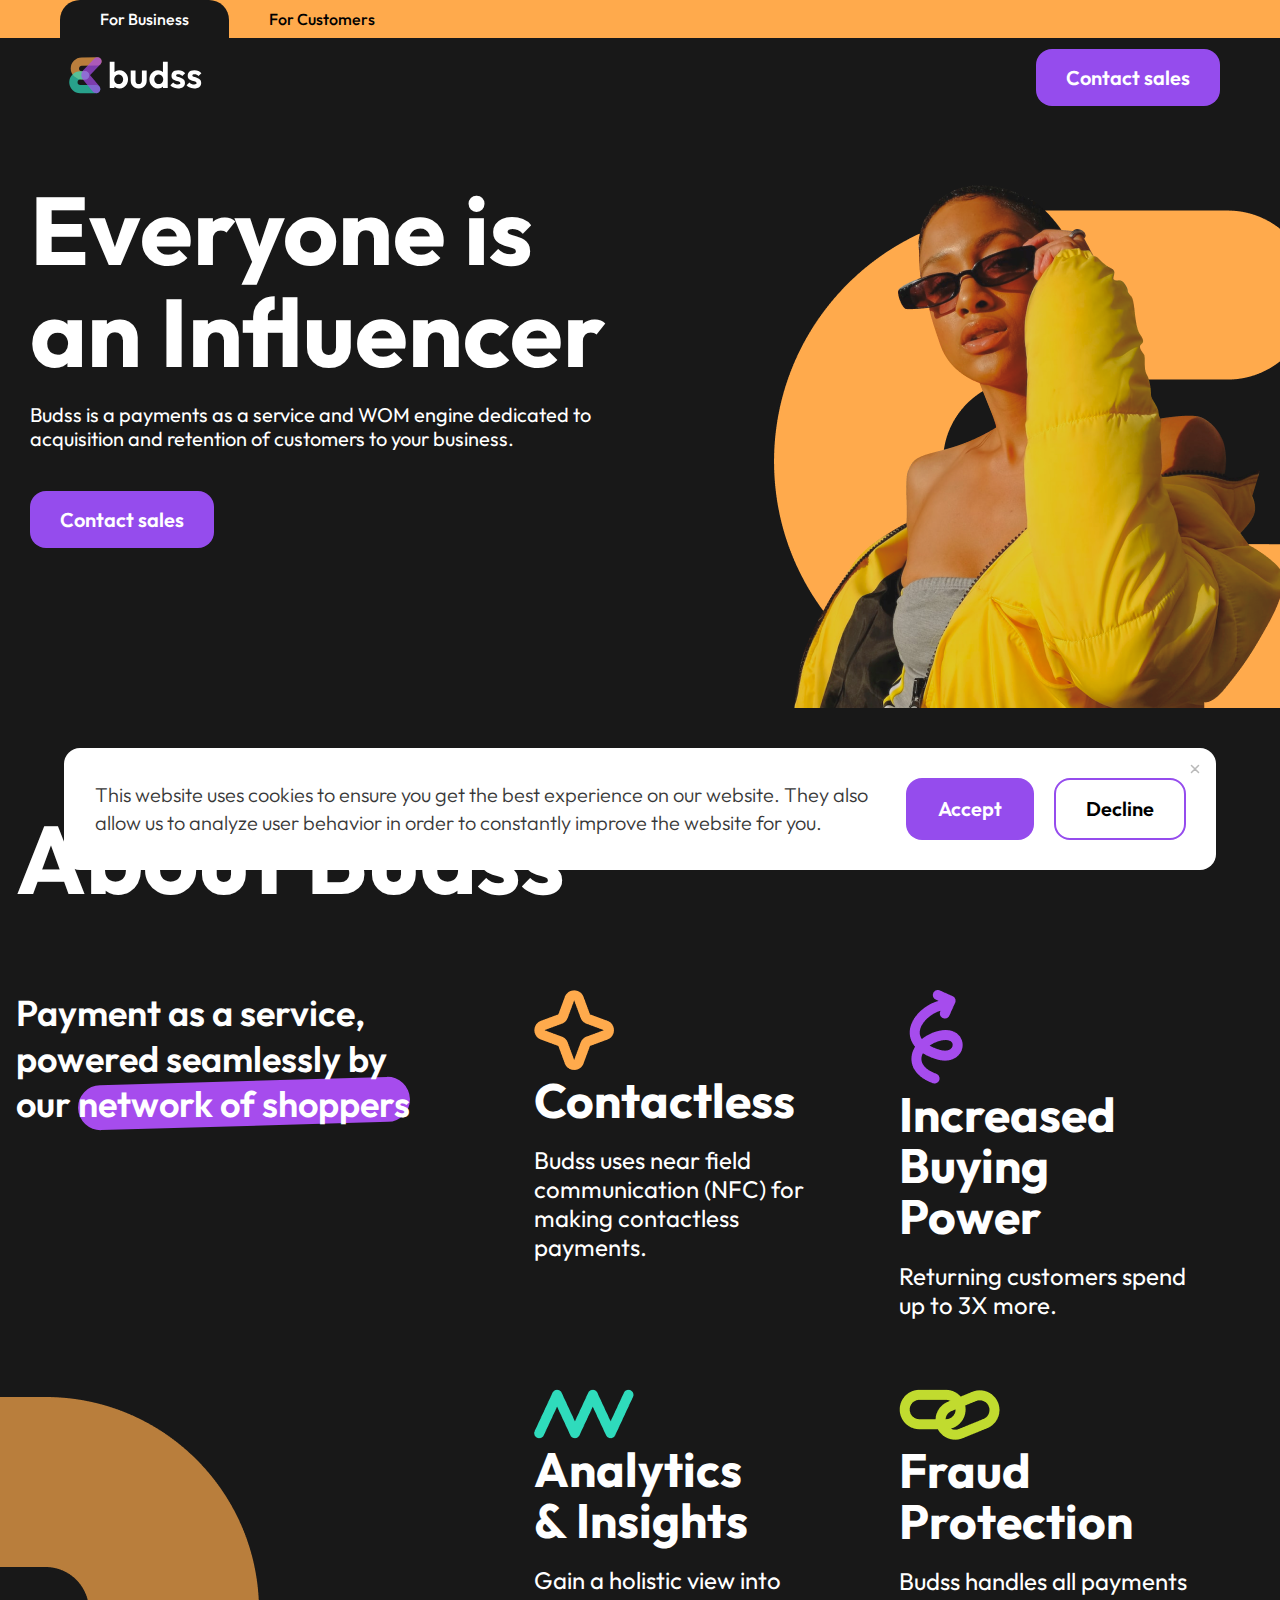
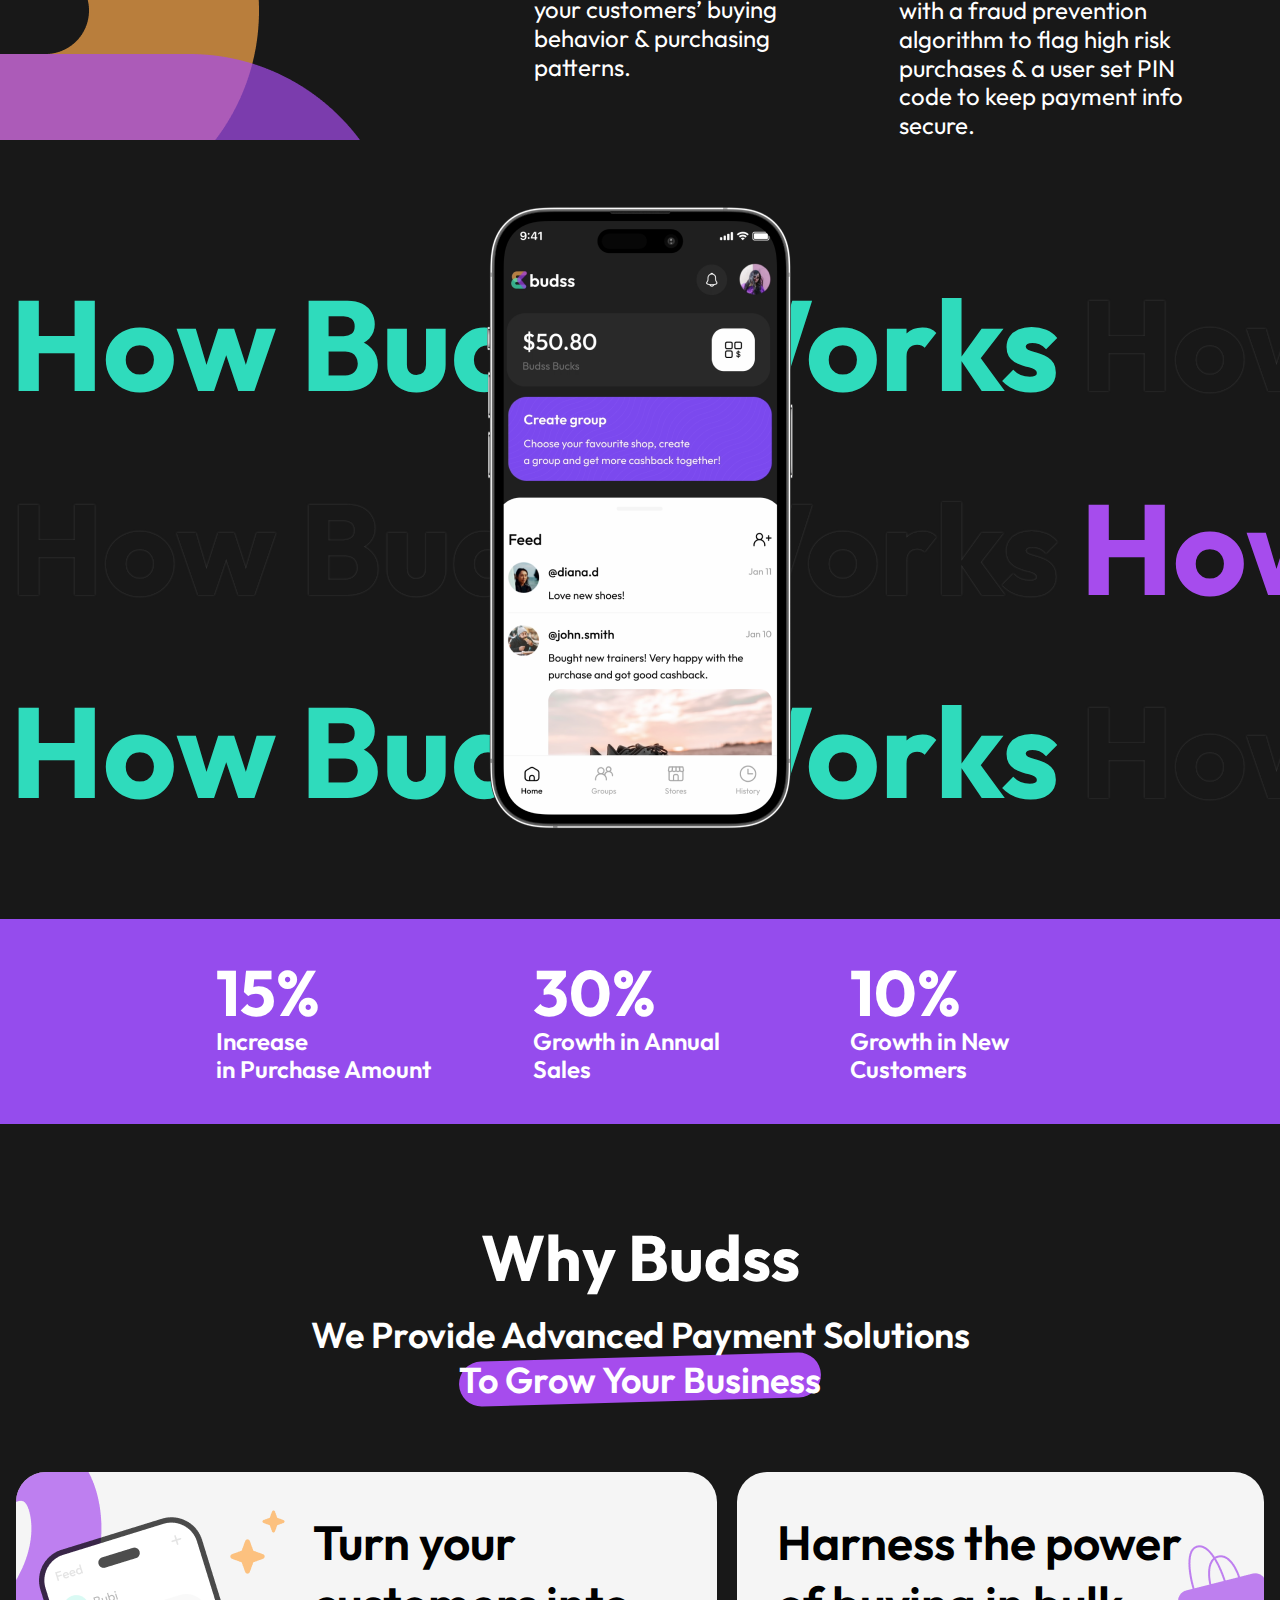
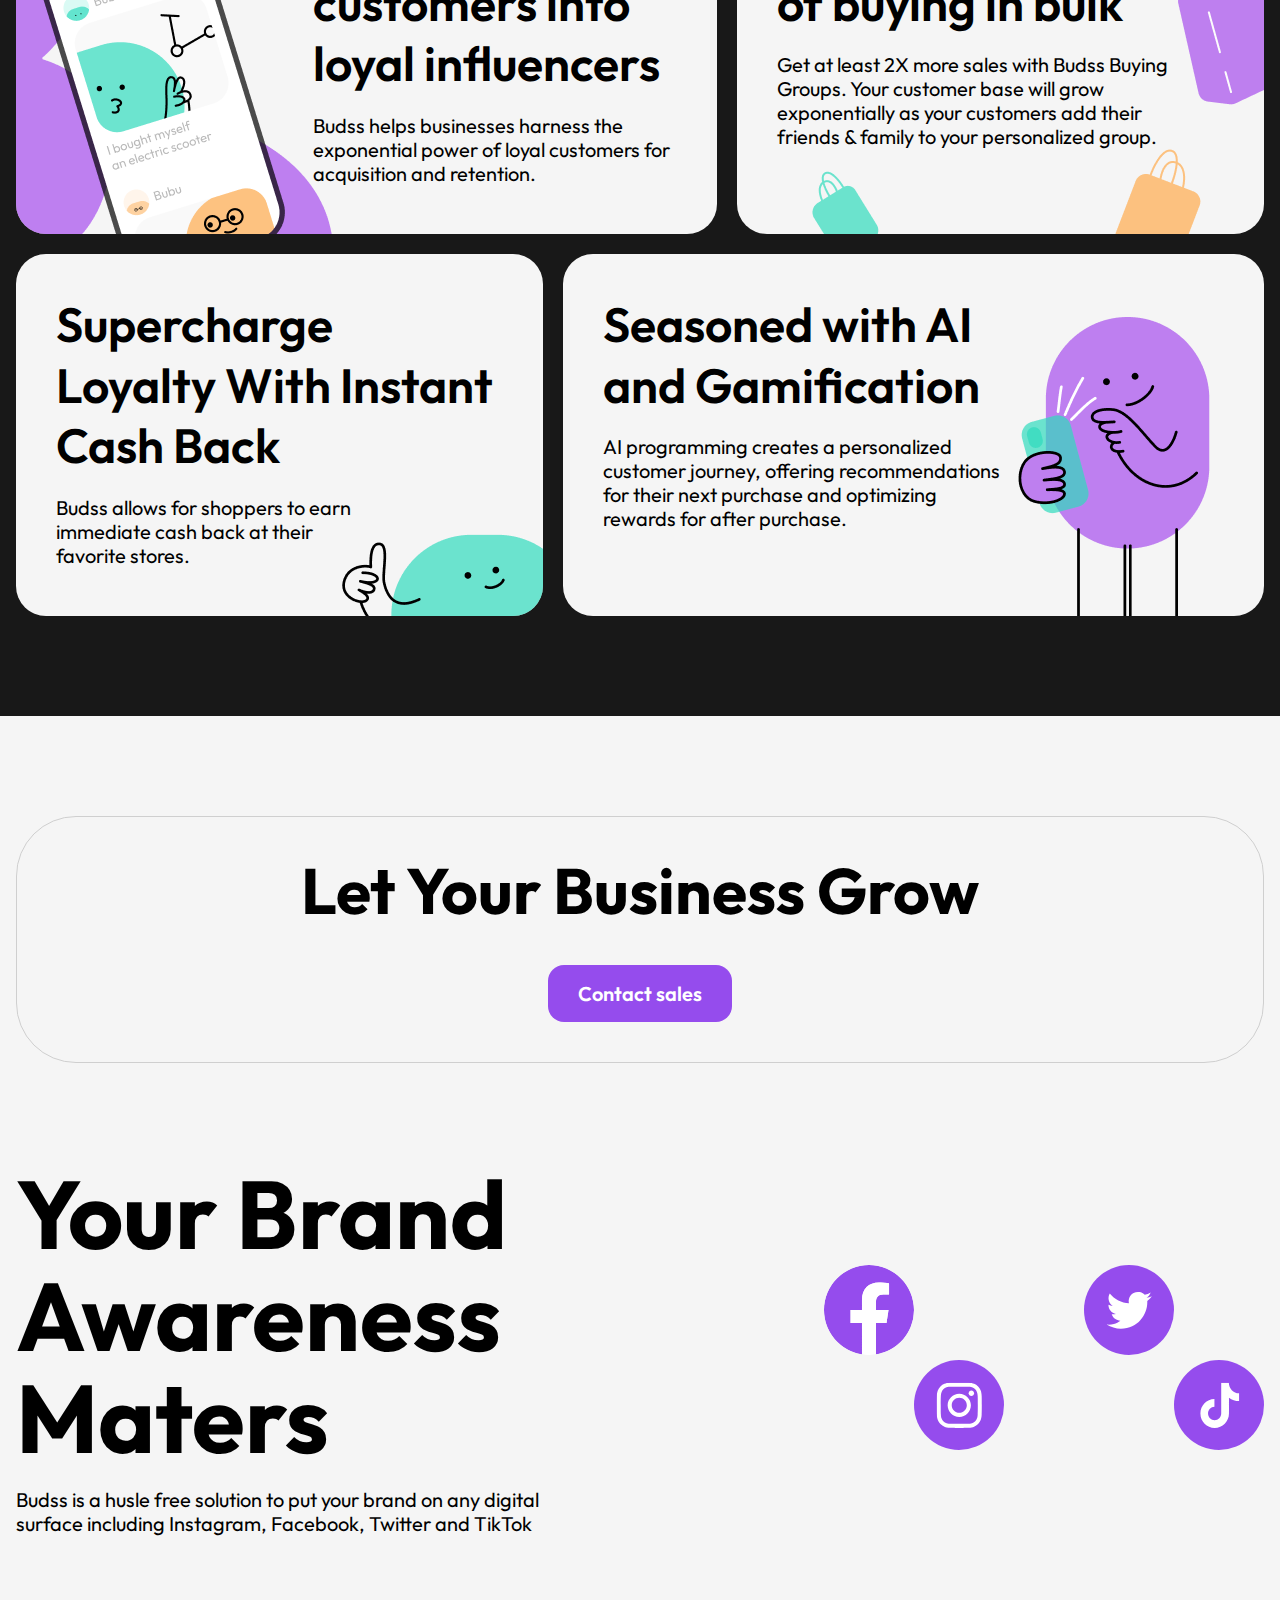
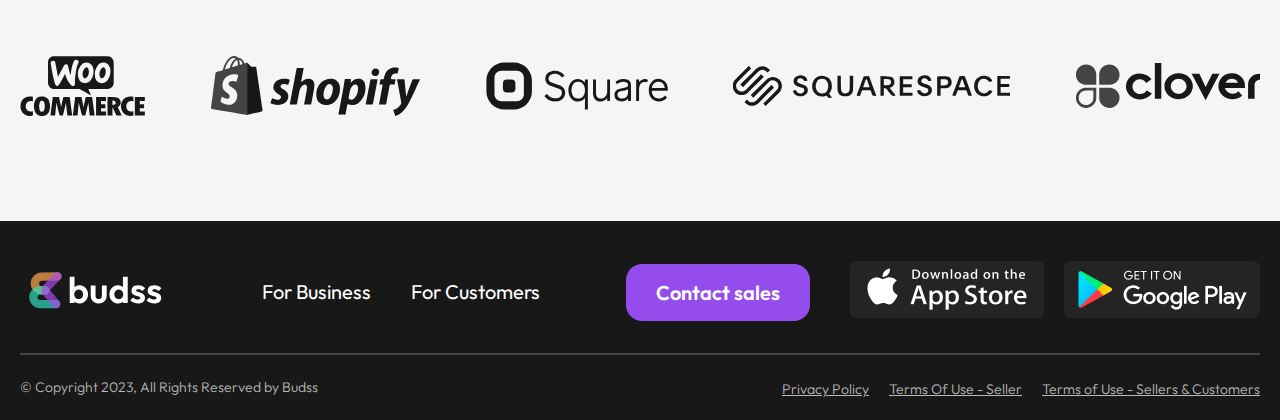
<file: index.html>
<!DOCTYPE html>
<html lang="en">
<head>
    <meta charset="UTF-8">
    <meta name="viewport" content="width=device-width, initial-scale=1.0">
    <title>budss</title>
    
    <link rel="icon" type="image/svg+xml" href="img/favicon.svg">
    <link rel="stylesheet" href="style.css">

    <script defer src="script.js"></script>
</head>
<body>
    <!-- header starts -->
    <header class="header">
        <div class="header-top">
            <nav class="navbar">
                <ul>
                    <li><a href="#" class="active">For Business</a></li>
                    <li><a href="#">For Customers</a></li>
                </ul>
            </nav>
        </div>
        <div class="header-main">
            <a href="/" class="logo">
                <img src="img/logo.svg" alt="budss logo">
            </a>
            <nav class="burger-menu">
                <button type="button" class="contact-btn header-contact">Contact sales</button>
                <button type="button" class="burger-menu__close">
                    <svg width="20" height="20" viewBox="0 0 10 10" fill="#fff" xmlns="http://www.w3.org/2000/svg">
                        <path d="M4.99978 5L8.53531 8.53553M1.46424 8.53553L4.99978 5L1.46424 8.53553ZM8.53531 1.46447L4.99978 5L8.53531 1.46447ZM4.99978 5L1.46424 1.46447L4.99978 5Z" stroke="#fff" stroke-width="1.5" stroke-linecap="round" stroke-linejoin="round"/>
                    </svg>                        
                </button>
                <ul>
                    <li><a href="#">For Business</a></li>
                    <li><a href="#">For Customers</a></li>
                    <li><a href="#">Privacy Policy</a></li>
                    <li><a href="#">Terms Of Use - Seller</a></li>
                    <li><a href="#">Terms of Use - Sellers & Customers</a></li>
                </ul>
            </nav>
            <button type="button" class="burger-btn">
                <img src="img/burger.svg" alt="menu">
            </button>
        </div>
    </header>
    <!-- header ends -->

    <main class="main">
        <!-- promo section starts -->
        <section class="hero">
            <div class="hero-wrapper">
                <div class="hero-content">
                    <h1 class="hero-title title">Everyone is an Influencer</h1>
                    <p class="hero-description">Budss is a payments as a service and WOM engine dedicated to acquisition and retention of customers to your business.</p>
                    <button type="button" class="contact-btn">Contact sales</button>
                </div>
                <div class="hero-img">
                    <img src="img/hero.png" alt="Influener">
                </div>
            </div>
        </section>
        <!-- promo section ends -->

        <!-- about section starts -->
         <section class="about">
            <h2 class="about-title title">About Budss</h2>
            <img class="about-pattern" src="img/about-pattern.png" alt="pattern">
            <div class="about-wrapper">
                <p class="about-subtitle subtitle">
                    Payment as a service, powered seamlessly by our <span class="highlight">network of shoppers</span>
                </p>
    
                <div class="about-features">
                    <article class="feature">
                        <div class="feature-icon">
                            <img src="img/star.png" alt="contactless">
                        </div>
                        <h3 class="feature-title">Contactless</h3>
                        <p class="feature-description">Budss uses near field communication (NFC) for making contactless payments.</p>
                    </article>
                    <article class="feature">
                        <div class="feature-icon">
                            <img src="img/arrow.png" alt="contactless">
                        </div>
                        <h3 class="feature-title">Increased Buying Power</h3>
                        <p class="feature-description">Returning customers spend up to 3X more.</p>
                    </article>
                    <article class="feature">
                        <div class="feature-icon">
                            <img src="img/graphic.png" alt="contactless">
                        </div>
                        <h3 class="feature-title">Analytics & Insights</h3>
                        <p class="feature-description">Gain a holistic view into your customers’ buying behavior & purchasing patterns. </p>
                    </article>
                    <article class="feature">
                        <div class="feature-icon">
                            <img src="img/protection.png" alt="contactless">
                        </div>
                        <h3 class="feature-title">Fraud Protection</h3>
                        <p class="feature-description">Budss handles all payments with a fraud prevention algorithm to flag high risk purchases & a user set PIN code to keep payment info secure. </p>
                    </article>
                </div>
            </div>
         </section>
        <!-- about section ends -->

        <!-- how budss works section starts -->
        <section class="app-demo">
            <div class="app-demo__container">
                <div class="app-demo__anim">
                    <div class="app-demo__wrapper">
                        <h2 class="app-demo__anim_color_sec1 anim-1">How Budds Works</h2>
                        <h2 class="app-demo__anim-sh anim-1">How Budds Works</h2>
                        <h2 class="app-demo__anim_color_sec1 anim-1">How Budds Works</h2>
                        <h2 class="app-demo__anim-sh anim-1">How Budds Works</h2>
                        <h2 class="app-demo__anim_color_sec1 anim-1">How Budds Works</h2>
                        <h2 class="app-demo__anim-sh anim-1">How Budds Works</h2>
                    </div>
                </div>
                <div class="app-demo__anim">
                    <div class="app-demo__wrapper">
                        <h2 class="app-demo__anim-sh anim-2">How Budds Works</h2>
                        <h2 class="app-demo__anim_color_pr2 anim-2">How Budds Works</h2>
                        <h2 class="app-demo__anim-sh anim-2">How Budds Works</h2>
                        <h2 class="app-demo__anim_color_pr2 anim-2">How Budds Works</h2>
                        <h2 class="app-demo__anim-sh anim-2">How Budds Works</h2>
                        <h2 class="app-demo__anim_color_pr2 anim-2">How Budds Works</h2>
                    </div>
                </div>
                <div class="app-demo__anim">
                    <div class="app-demo__wrapper">
                        <h2 class="app-demo__anim_color_sec1 anim-1">How Budds Works</h2>
                        <h2 class="app-demo__anim-sh anim-1">How Budds Works</h2>
                        <h2 class="app-demo__anim_color_sec1 anim-1">How Budds Works</h2>
                        <h2 class="app-demo__anim-sh anim-1">How Budds Works</h2>
                        <h2 class="app-demo__anim_color_sec1 anim-1">How Budds Works</h2>
                        <h2 class="app-demo__anim-sh anim-1">How Budds Works</h2>
                    </div>
                </div>
            </div>

            <div class="app-demo__img">
                <img src="img/app-demo.png" alt="app demo">
            </div>
        </section>
        <!-- how budss works section ends -->

        <!-- key metrics section starts -->
        <section class="key-metrics">
            <div class="key-metrics__wrapper">
                <article class="key-metrics__item">
                    <h3 class="key-metrics_title title_sm">15%</h3>
                    <p>Increase in Purchase Amount</p>
                </article>
                <article class="key-metrics__item">
                    <h3 class="key-metrics_title title_sm">30%</h3>
                    <p>Growth in Annual Sales</p>
                </article>
                <article class="key-metrics__item">
                    <h3 class="key-metrics_title title_sm">10%</h3>
                    <p>Growth in New  Customers</p>
                </article>
            </div>
        </section>
        <!-- key metrics section ends -->
        
        <!-- why budss section starts -->
        <section class="why-budss">
            <div class="why-budss__intro">
                <h1 class="why-budss__title title_sm">Why Budss</h1>
                <p class="why-budss__subtitle subtitle">We Provide Advanced Payment Solutions <span class="highlight">To Grow Your Business</span></p>
            </div>

            <div class="why-budss__features_wrapper">
                <article class="why-budss__feature feature-1">
                    <img src="img/influencer.png" alt="influencer" class="why-budss__feature_img">
                    <div class="why-budss__feature_desc">
                        <h3>Turn your customers into loyal influencers</h3>
                        <p>Budss helps businesses harness the exponential power of loyal customers for acquisition and retention.</p>
                    </div>
                    <img src="img/influencer-mob.png" alt="influencer" class="why-budss__feature_img_mob">
                </article>
                <article class="why-budss__feature feature-2">
                    <div class="why-budss__feature_desc">
                        <h3>Harness the power of buying in bulk</h3>
                        <p>Get at least 2X more sales with Budss Buying Groups. Your customer base will grow exponentially as your customers add their friends & family to your personalized group.</p>
                    </div>
                    <div class="why-budss__feature_img_container">
                        <img src="img/shop1.png" alt="shop">
                        <img src="img/shop2.png" alt="shop">
                        <img src="img/shop3.png" alt="shop">
                    </div>
                </article>
                <article class="why-budss__feature feature-3">
                    <div class="why-budss__feature_desc">
                        <h3>Supercharge <br> Loyalty With Instant Cash Back</h3>
                        <p>Budss allows for shoppers to earn immediate cash back at their favorite stores.</p>
                    </div>
                    <img src="img/cashback.png" alt="Cash Back">
                </article>
                <article class="why-budss__feature feature-4">
                    <div class="why-budss__feature_desc">
                        <h3>Seasoned with AI and Gamification</h3>
                        <p>AI programming creates a personalized customer journey, offering recommendations for their next purchase and optimizing rewards for after purchase.</p>
                    </div>
                    <img src="img/ai.png" alt="AI">
                </article>
            </div>
        </section>
        <!-- why budss section ends -->

        <!-- business grow section starts -->
        <section class="business-grow">
            <div class="bussiness-grow__container">
                <h2 class="business-grow__title title_sm">Let  Your Business Grow</h2>
                <button class="contact-btn business-grow__btn">Contact sales</button>
            </div>
        </section>
        <!-- business grow section ends -->

        <!-- brand awareness section starts -->
        <section class="brand-awareness">
            <div class="brand-awareness__wrapper">
                <div class="brand-awareness__text">
                    <h2 class="brand-awareness__text title">Your Brand Awareness Maters</h2>
                    <p class="brand-awareness__description">Budss is a husle free solution to put your brand on any digital surface including Instagram, Facebook, Twitter and TikTok</p>
                </div>

                <div class="brand-awareness__icons">
                    <div class="brand-awareness__icons_wrapper">
                        <a href="#" class="brand-awareness__icon">
                            <img src="img/facebook.svg" alt="facebook">
                        </a>
                        <a href="#" class="brand-awareness__icon">
                            <img src="img/twitter.svg" alt="twitter">
                        </a>
                    </div>
                    <div class="brand-awareness__icons_wrapper">
                        <a href="#" class="brand-awareness__icon">
                            <img src="img/insta.svg" alt="instagram">
                        </a>
                        <a href="#" class="brand-awareness__icon">
                            <img src="img/tiktok.svg" alt="tiktok">
                        </a>
                    </div>
                </div>
            </div>
        </section>
        <!-- brand awareness section ends -->

        <section class="brand-logos">
            <a href="#">
                <img src="img/woo-commerce.svg" alt="woo-commerce">
            </a>
            <a href="#">
                <img src="img/shopify.svg" alt="shopify">
            </a>
            <a href="#">
                <img src="img/square.svg" alt="square">
            </a>
            <a href="#">
                <img src="img/square-space.svg" alt="squarespace">
            </a>
            <a href="#">
                <img src="img/clover.svg" alt="clover">
            </a>
        </section>
    </main>


    <footer class="footer">
        <div class="footer-container">
            <div class="footer-main">
                <div class="footer-logo logo">
                    <img src="img/logo.svg" alt="logo">
                </div>

                <nav class="footer-navigation">
                    <ul>
                        <li>
                            <a href="#">For Business</a>
                        </li>
                        <li>
                            <a href="#">For Customers</a>
                        </li>
                        <li>
                            <a href="#">Privacy Policy</a>
                        </li>
                        <li>
                            <a href="#">Terms Of Use - Seller</a>
                        </li>
                        <li>
                            <a href="#">Terms of Use - Sellers & Customers</a>
                        </li>
                    </ul>
                </nav>

                <div class="footer-app__links">
                    <button class="contact-btn" type="button">Contact sales</button>

                    <div class="footer-app__block">
                        <a href="#">
                            <img src="img/appstore.png" alt="appstore">
                        </a>
    
                        <a href="#">
                            <img src="img/googleplay.png" alt="googleplay">
                        </a>
                    </div>
                </div>
            </div>

            <div class="footer-line line"></div>

            <div class="footer-bottom">
                <p class="footer-copyright">© Copyright 2023, All Rights Reserved by Budss</p>

                <ul class="footer-links">
                    <li>
                        <a href="#">Privacy Policy</a>
                    </li>
                    <li>
                        <a href="#">Terms Of Use - Seller</a>
                    </li>
                    <li>
                        <a href="#">Terms of Use - Sellers & Customers</a>
                    </li>
                </ul>
            </div>
        </div>
    </footer>

    <div class="modal" id="modal">
        <div class="modal-container">
            <button type="button" class="close-modal__btn">
                <img src="img/close.svg" alt="close">
            </button>
            <form action="#" class="modal-form" id="modal-form">
                <div class="modal-input required-block">
                    <label for="name">Name</label>
                    <input type="text" value="" id="name" placeholder="Enter name">
                    <p class="required" id="name-error">This field is required</p>
                </div>
                <div class="modal-input required-block">
                    <label for="email">Email</label>
                    <input type="email" value="" id="email" placeholder="Enter email">
                    <p class="required" id="email-error">This field is required</p>
                </div>
                <div class="modal-input required-block">
                    <label for="phone-number">Phone number</label>
                    <div class="modal-input__block_wrapper">
                        <img src="img/united-states-of-america.svg" alt="flag" class="modal-input__flag">
                        <input type="tel" value="" id="phone" placeholder="+ 1 900 000 00 00">
                    </div>
                    <p class="required" id="phone-error">This field is required</p>
                </div>
                <div class="modal-input">
                    <label for="company">Company</label>
                    <input type="text" id="company" placeholder="Enter company">
                </div>
                <div class="modal-input">
                    <label for="url">Website/store URL</label>
                    <input type="text" id="url" placeholder="Enter Website/Store URL">
                </div>

                <p class="modal-error__main" id="error-main">Please fill in all required fields</p>

                <p class="modal-des">By submitting this form you are agreeing to Budss’s <a href="#">Privacy Policy</a> and <a href="#">Terms of Use</a></p>

                <button class="modal-btn" type="submit" id="modal-submit">Contact sales</button>
            </form>
        </div>
    </div>

    <div class="cookies">
        <div class="cookies-container">
            <p class="cookies-inf">This website uses cookies to ensure you get the best experience on our website. They also allow us to analyze user behavior in order to constantly improve the website for you.</p>
            <div class="cookies-confirm">
                <button type="button" class="cookies-confirm__accept" id="accept-btn">Accept</button>
                <button type="button" class="cookies-confirm__decline" id="decline-btn">Decline</button>
            </div>

            <button type="button" class="cookies-close" id="cookies-close">
                <img src="img/close.svg" alt="close cookies">
            </button>
        </div>
    </div>

    <div class="success-submit">
        <div class="success-submit__container">
            <button type="button" class="close-success">
                <img src="img/close.svg" alt="close">
            </button>
            <div class="success-submit__img">
                <img src="img/super.png" alt="super">
            </div>

            <h3 class="success-submit__title">Thank you!</h3>
            <p class="success-submit__desc">Thank you, we have received your application and will contact you soon!</p>
            <button type="button" class="success-submit__btn">Super!</button>
        </div>
    </div>
</body>
</html>
</file>
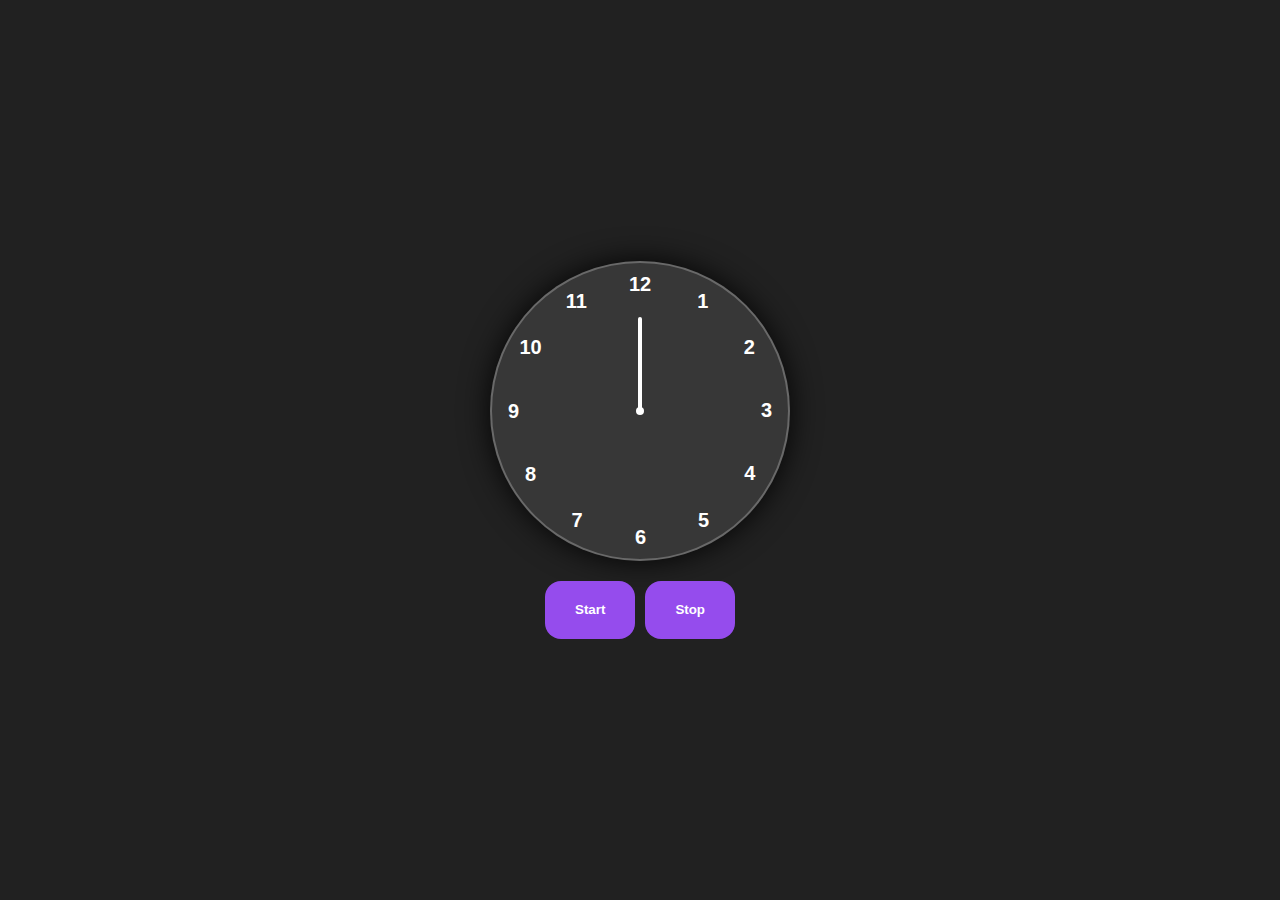
<file: clock.html>
<!DOCTYPE html>
<html lang="en">
  <head>
    <meta charset="UTF-8" />
    <meta http-equiv="X-UA-Compatible" content="IE=edge" />
    <meta name="viewport" content="width=device-width, initial-scale=1.0" />
    <title>Clock</title>
    <link rel="stylesheet" href="clock.css">

    <script defer src="clock.js"></script>
  </head>

  <body>
    <div class="container">
        <div class="clock">
            <div style="--clr: #ff3d58; --h: 74px" id="hour" class="hand">
                <i></i>
            </div>
            <div style="--clr: #00a6ff; --h: 84px" id="min" class="hand">
                <i></i>
            </div>
            <div style="--clr: #ffffff; --h: 94px" id="sec" class="hand">
                <i></i>
            </div>

            <span style="--i: 1"><b>1</b></span>
            <span style="--i: 2"><b>2</b></span>
            <span style="--i: 3"><b>3</b></span>
            <span style="--i: 4"><b>4</b></span>
            <span style="--i: 5"><b>5</b></span>
            <span style="--i: 6"><b>6</b></span>
            <span style="--i: 7"><b>7</b></span>
            <span style="--i: 8"><b>8</b></span>
            <span style="--i: 9"><b>9</b></span>
            <span style="--i: 10"><b>10</b></span>
            <span style="--i: 11"><b>11</b></span>
            <span style="--i: 12"><b>12</b></span>
        </div>
    </div>

    <div class="controllers">
        <button type="button" id="start-btn">Start</button>
        <button type="button" id="stop-btn">Stop</button>
    </div>
  </body>
</html>
</file>
<file: style.css>
/* font-family: "Outfit", sans-serif; */
@import url('https://fonts.googleapis.com/css2?family=Outfit:wght@100..900&display=swap');

/* default css */

* {
    font-family: "Outfit", sans-serif;
    margin: 0;
    padding: 0;
    box-sizing: border-box;
    transition: all 0.4s ease-in-out;
    font-weight: 400;
    font-size: 20px;
    line-height: 24px;
    color: var(--grayscale-07);
}

body {
    background-color: var(--grayscale-01);
}

ul {
    list-style: none;
}

a {
    text-decoration: none;
}

button {
    outline: none;
    border: none;
    cursor: pointer;
    padding: 16px 30px;
    font-weight: 600;
    line-height: 25.2px;
    color: var(--grayscale-07);
    background-color: var(--primary-01);
    border-radius: 16px;
    transform: scale(1);
    transition: transform 0.3s ease-in-out;
}

button:hover {
    transform: scale(1.1);
}

.title {
    font-weight: 700;
    font-size: 96px;
    line-height: 101.76px;
}

.title_sm {
    font-weight: 700;
    font-size: 64px;
    line-height: 67.48px;
}

.subtitle {
    font-weight: 600;
    font-size: 36px;
    line-height: 45.36px;
}

.highlight {
    position: relative;
    display: inline;
    font-weight: 600;
    font-size: 36px;
    line-height: 45.36px;
    white-space: pre;
}

.highlight::before {
    content: "";
    position: absolute;
    width: 100%;
    height: 100%;
    background-color: var(--primary-02);
    z-index: -1;
    border-radius: 30px;
    transform: rotate(-1.65deg);
}

.logo {
    max-width: 155px;
    width: 100%;
}

.logo img {
    width: 100%;
}

.line {
    width: 100%;
    height: 2px;
    background-color: var(--grayscale-02);
}

:root {
    --primary-01: #954ced;
    --primary-02: #a64ced;
    --secondary-01: #2FDBBC;
    --secondary-02: #ffaa4c;
    --grayscale-00: #000;
    --grayscale-01: #181818;
    --grayscale-02: #444444;
    --grayscale-03: #b9b9b9;
    --grayscale-04: #CFCFCF;
    --grayscale-06: #f5f5f5;
    --grayscale-07: #fff;
    --grayscale-20: #F1F1F1;
    --grayscale-30: #a7a7a7a7;
    --grayscale-dark-grey: #383838;
    --grayscale-black: #070707;
    --additional-01: #FF6C2D;
    --additional-02: #EC1211;
}

section {
    max-width: 1440px;
    margin: 0 auto;
    overflow: hidden;
    padding: 0 16px;
}

.header-top {
    padding: 0 60px;
}

.header-main {
    padding: 11px 60px;
    display: flex;
    align-items: center;
    justify-content: space-between;
}

.header-top {
    background-color: var(--secondary-02);
}

.navbar ul {
    display: flex;
    align-items: center;
}

.navbar ul li a {
    display: block;
    padding: 9px 40px;
    color: var(--grayscale-00);
    font-weight: 500;
    font-size: 16px;
    line-height: 20.16px;
    border-radius: 20px 20px 0 0;
}

.navbar ul li a.active {
    background-color: var(--grayscale-01);
    color: var(--grayscale-07);
}

.burger-menu ul {
    display: none;
}

.burger-btn {
    display: none;
}

.burger-menu__close {
    display: none;
}

/* hero style starts */

.hero {    
    min-height: 529px;
    margin: 62px auto 100px;
}

.hero-wrapper {
    max-width: 1220px;
    margin: 0 auto;
    display: flex;
}

.hero-content {
    max-width: 671px;
}

.hero-title {
    color: var(--grayscale-07);
    margin-bottom: 20px;
}

.hero-description {
    margin-bottom: 40px;
}

.hero-img {
    position: relative;
    width: 100%;
    max-width: 595px;
}

.hero-img img {
    position: absolute;
    right: -18.5%;
    width: 100%;
}

/* hero style ends */

/* feature style starts */

.about {
    position: relative;
    margin-bottom: 136px;
}

.about-pattern {
    position: absolute;
    bottom: -142px;
    left: -16px;
}

.about-title {
    margin-bottom: 80px;
}

.about-wrapper {
    display: flex;
    column-gap: 118px;
    row-gap: 40px;
}

.about-subtitle {
    max-width: 400px;
}

.about-features {
    display: flex;
    flex-wrap: wrap;
    gap: 70px;
}

.feature {
    width: calc(50% - 70px);
    max-width: 336px;
}

.feature-title {
    color: var(--grayscale-07);
    font-size: 48px;
    font-weight: 700;
    line-height: 50.88px;
    max-width: 301px;
    margin-bottom: 20px;
}

.feature-description {
    font-size: 24px;
    line-height: 28.8px;
}

/* feature style ends */

/* how it works style starts */

.app-demo {
    margin: 100px auto;
    overflow: visible;
    position: relative;
    padding: 0;
}

.app-demo__container {
    margin: 0 auto;
    max-width: 1440px;
    width: 100%;
}

.app-demo__img {
    position: absolute;
    z-index: 100;
    top: -30px;
    width: 100%;
    height: 100%;
    display: flex;
    justify-content: center;
    align-items: center;
}

.app-demo__img img {
    width: 308px;
}

.app-demo__anim {
    overflow: hidden;
    margin-bottom: 68px;
}

.app-demo__wrapper {
    display: flex;
}

.app-demo__anim h2 {
    font-weight: 700;
    font-size: 128px;
    line-height: 135.68px;
    min-width: fit-content;
    white-space: nowrap;
    padding: 0 10px;
}

.app-demo__anim_color_sec1 {
    color: var(--secondary-01);
}

.app-demo__anim_color_sec2 {
    color: var(--secondary-02);
}

.app-demo__anim_color_pr2 {
    color: var(--primary-02);
}

.app-demo__anim-sh {
    color: var(--grayscale-01);
    text-shadow: 0 0 2px var(--grayscale-02);
}

.anim-1 {
    animation: animtext1 20s linear infinite;
}

.anim-2 {
    animation: animtext2 20s linear infinite;
}

@keyframes animtext1 {
    0% {
        transform: translate3d(-200%, 0, 0);
    }
    100% {
        transform: translateZ(0);
    }
}

@keyframes animtext2 {
    0% {
        transform: translateZ(0);
    }
      100% {
        transform: translate3d(-200%, 0, 0);
    }
}
/* how it works style ends */

/* key metrics style starts */

.key-metrics {
    max-width: 100%;
    background-color: var(--primary-01);
    padding: 0 13px 0 16px;
}

.key-metrics__wrapper {
    padding: 40px 0;
    max-width: 1440px;
    margin: 0 auto;
    display: flex;
    align-items: center;
    justify-content: center;
    column-gap: 100px;
    row-gap: 40px;
}

.key-metrics__item p {
    font-size: 24px;
    line-height: 28.8px;
    font-weight: 600;
    max-width: 217px;
}

/* key metrics style ends */

/* why budss style starts */

.why-budss {
    margin: 100px auto;
}

.why-budss__intro {
    display: flex;
    align-items: center;
    justify-content: center;
    flex-direction: column;
    gap: 20px;
}

.why-budss__title, .why-budss__subtitle {
    text-align: center;
}

.why-budss__subtitle {
    max-width: 664px;
}

.why-budss__features_wrapper {
    display: flex;
    align-items: center;
    justify-content: center;
    flex-wrap: wrap;
    max-width: 1300px;
    margin: 70px auto 0;
    gap: 20px;
}

.why-budss__feature {
    position: relative;
    background-color: var(--grayscale-06);
    min-height: 362px;
    max-height: 362px;
    border-radius: 30px;
    padding: 40px;
    overflow: hidden;
}

.why-budss__feature img {
    position: absolute;
    z-index: 1;
}

.why-budss__feature_img_mob {
    display: none;
}

.why-budss__feature .why-budss__feature_desc h3 {
    color: var(--grayscale-00);
    font-size: 48px;
    line-height: 60.48px;
    font-weight: 600;
    margin-bottom: 20px;
}

.why-budss__feature .why-budss__feature_desc p {
    color: var(--grayscale-00);
}

.why-budss__feature:nth-child(1),
.why-budss__feature:nth-child(4) {
    width: calc(57% - 10px);
}

.why-budss__feature:nth-child(2),
.why-budss__feature:nth-child(3) {
    width: calc(43% - 10px);
}

.why-budss__feature:nth-child(1) {
    display: flex;
    justify-content: end;
}

.why-budss__feature:nth-child(1) .why-budss__feature_desc {
    max-width: 364px;
}
.why-budss__feature_img {
    top: 0;
    left: 0;
}
.why-budss__feature:nth-child(2) .why-budss__feature_desc {
    max-width: 416px;
}
.why-budss__feature:nth-child(2) .why-budss__feature_img_container img:nth-child(1) {
    bottom: 0;
    left: 72px;
}
.why-budss__feature:nth-child(2) .why-budss__feature_img_container img:nth-child(2) {
    top: 70px;
    right: 0;
}
.why-budss__feature:nth-child(2) .why-budss__feature_img_container img:nth-child(3) {
    bottom: 0;
    right: 60px;
}
.why-budss__feature:nth-child(3) .why-budss__feature_desc {
    max-width: 440px;
}
.why-budss__feature:nth-child(3) .why-budss__feature_desc p {
    max-width: 308px;
}
.why-budss__feature:nth-child(3) img {
    bottom: 0;
    right: 0;
}
.why-budss__feature:nth-child(4) .why-budss__feature_desc {
    max-width: 402px;
}
.why-budss__feature:nth-child(4) img {
    bottom: 0;
    right: 43px;
}

/* why budss style ends */

/* business grow style starts */

.business-grow {
    background-color: var(--grayscale-06);
    padding: 100px 16px;
    max-width: 100%;
}

.bussiness-grow__container {
    padding: 40px 20px;
    max-width: 1320px;
    margin: 0 auto;
    border: 1px solid var(--grayscale-04);
    border-radius: 60px;
    display: flex;
    align-items: center;
    justify-content: center;
    flex-direction: column;
    gap: 40px;
}

.business-grow__title {
    text-align: center;
    color: var(--grayscale-00);
}


/* business grow style ends */

/* brand awareness style starts */

.brand-awareness {
    max-width: 100%;
    background-color: var(--grayscale-06);
}

.brand-awareness__wrapper {
    display: flex;
    align-items: center;
    column-gap: 33px;
    row-gap: 20px;
    max-width: 1290px;
    margin: 0 auto;
}

.brand-awareness__text {
    color: var(--grayscale-00);
    margin-bottom: 20px;
    max-width: 866px;
}

.brand-awareness__description {
    color: var(--grayscale-00);
    max-width: 537px;
}

.brand-awareness__icons a img {
    max-width: 90px;
}

.brand-awareness__icons {
    width: 100%;
    max-width: 440px;
}

.brand-awareness__icons_wrapper:nth-child(1) {
    display: flex;
    align-items: center;
    justify-content: flex-start;
    gap: 170px;
}

.brand-awareness__icons_wrapper:nth-child(2) {
    display: flex;
    align-items: center;
    justify-content: flex-end;
    gap: 170px;
}

/* brand awareness style ends */

/* brand logos style starts */

.brand-logos {
    padding: 100px 20px;
    max-width: 100%;
    display: flex;
    align-items: center;
    justify-content: space-between;
    background-color: var(--grayscale-06);
    gap: 40px;
    flex-wrap: wrap;
}

.brand-logos a img {
    width: 100%;
}

/* brand logos style ends */

/* footer style starts */
.footer {
    padding: 40px 20px 20px;
}

.footer-container {
    max-width: 1320px;
    margin: 0 auto;
}

.footer-main {
    display: flex;
    align-items: center;
    justify-content: space-between;
    row-gap: 40px;
}

.footer-navigation ul {
    display: flex;
    align-items: center;
    column-gap: 40px;
    row-gap: 16px;
}

.footer-navigation ul li:not(:nth-child(1)):not(:nth-child(2)) {
    display: none;
}

.footer-app__links {
    display: flex;
    align-items: center;
    gap: 40px;
}

.footer-app__block {
    display: flex;
    align-items: center;
    gap: 20px;
}

.footer-app__block, .footer-app__links, 
.footer-navigation ul, .footer-main {
    flex-wrap: wrap;
}

.footer-line {
    margin: 30px 0 20px;
}

.footer-bottom {
    display: flex;
    align-items: center;
    justify-content: space-between;
}

.footer-copyright {
    color: var(--grayscale-03);
    font-weight: 300;
    font-size: 14px;
    line-height: 19.6px;
}

.footer-links {
    display: flex;
    align-items: center;
    gap: 20px;
}

.footer-links li a {
    color: var(--grayscale-03);
    font-weight: 300;
    font-size: 14px;
    line-height: 19.6px;
    text-decoration: underline;
}
/* footer style ends */

/* modal style starts */
.modal, 
.success-submit {
    position: fixed;
    top: 0;
    left: 0;
    bottom: 0;
    right: 0;
    transform: scale(0);
    opacity: 0;
    pointer-events: none;
    opacity: 0;
    transition: all 0.4s ease-in-out;
    padding: 20px;
    display: flex;
    align-items: center;
    justify-content: center;
}

.modal.active,
.success-submit.active {
    pointer-events: all;
    opacity: 1;
    transform: scale(1);
    z-index: 50;
}

.modal-container {
    pointer-events: all;
    background-color: var(--grayscale-07);
    padding: 40px;
    border-radius: 20px;
    max-width: 417px;
    position: relative;
}

.modal-form {
    display: flex;
    flex-direction: column;
    gap: 10px;
    align-items: flex-start;
}

.modal-input {
    display: flex;
    flex-direction: column;
    gap: 4px;
    width: 100%;
}

.modal-input input {
    width: 100%;
    padding: 9px 16px;
    border: 1px solid var(--grayscale-20);
    border-radius: 14px;
    font-size: 14px;
    line-height: 22px;
    color: var(--grayscale-30);
}

.modal-input__block_wrapper {
    position: relative;
}

.modal-input__block_wrapper {
    width: 100%;
}

.modal-input #phone {
    padding-left: 40px;
}

.modal-input__flag {
    position: absolute;
    left: 16px;
    bottom: 12px;
}

.modal-input label {
    font-weight: 500;
    font-size: 14px;
    line-height: 22px;
    color: var(--grayscale-black);
    position: relative;
    width: fit-content;
}

.required-block label:after {
    content: "*";
    position: absolute;
    top: 0;
    right: -10px;
    color: var(--additional-01);
}

.input-miss {
    border: 1px solid var(--additional-02);
}

.required,
.modal-error__main {
    display: none;
    margin-top: 4px;
    font-size: 12px;
    line-height: 20px;
    color: var(--additional-02);
}

.modal-error__main {
    font-size: 16px;
    margin: 10px 0;
}

.modal-des {
    margin: 10px 0;
}

.modal-des,
.modal-des a {
    font-weight: 300;
    font-size: 14px;
    line-height: 19.6px;
    color: var(--grayscale-00);
}

.modal-des a {
    color: var(--primary-01);
}

.modal-btn:disabled {
    pointer-events: none;
    background-color: var(--grayscale-03);
    color: var(--grayscale-07);
}

.close-modal__btn {
    position: absolute;
    background-color: transparent;
    padding: 0;
    border-radius: 0;
    border: none;
    width: 26px;
    height: 26px;
    display: flex;
    align-items: center;
    justify-content: center;
    top: 8px;
    right: 16px;
}
/* modal style ends */


/* cookies style starts */
.cookies {
    display: none;
    opacity: 0;
    padding: 30.5px;
    width: 90%;
    max-width: 1427.8px;
    pointer-events: none;
}

.cookies.active {
    pointer-events: all;
    opacity: 1;
    display: block;
    position: fixed;
    z-index: 100;
    background-color: var(--grayscale-07);
    bottom: 30px;
    left: 50%;
    transform: translateX(-50%);
    border-radius: 16px;
    text-align: center;
    animation: cookies 0.3s ease-out forwards;
}

.cookies-container {
    display: flex;
    align-items: center;
    justify-content: space-between;
}

.cookies-confirm {
    display: flex;
    align-items: center;
    gap: 20px;
}

.cookies-confirm__accept {
    background-color: var(--primary-01);
    border-radius: 16px;
    color: var(--grayscale-07);
    border: 2px solid transparent;
}

.cookies-confirm__decline {
    border: 2px solid var(--primary-01);
    border-radius: 16px;
    color: var(--grayscale-00);
    background-color: var(--grayscale-07);
}

.cookies-inf {
    text-align: start;
    max-width: 783px;
    color: var(--grayscale-dark-grey);
    font-size: 20px;
    line-height: 28px;
    font-weight: 300;
}

.cookies-close {
    padding: 0;
    background-color: transparent;
    border-radius: 0;
    border: none;
    position: absolute;
    width: 26px;
    height: 26px;
    display: flex;
    align-items: center;
    justify-content: center;
    top: 8px;
    right: 8px;
}

/* cookies style ends */

/* success submit style starts */
.success-submit__container {
    background-color: var(--grayscale-07);
    border-radius: 20px;
    max-width: 417px;
    padding: 40px 36px;
    display: flex;
    align-items: center;
    justify-content: center;
    flex-direction: column;
    gap: 20px;
    position: relative;
}

.success-submit__img {
    max-width: 248px;
}

.success-submit__img img {
    width: 100%;
}

.success-submit__title {
    font-weight: 600;
    font-size: 36px;
    line-height: 45.36px;
    color: var(--primary-02);
}

.success-submit__desc {
    font-size: 24px;
    line-height: 28.8px;
    color: var(--grayscale-02);
    text-align: center;
}

.success-submit__btn {
    width: 100%;
}

.close-success {
    background-color: transparent;
    padding: 0;
    border-radius: 0;
    border: none;
    width: 26px;
    height: 26px;
    display: flex;
    align-items: center;
    justify-content: center;
    position: absolute;
    top: 16px;
    right: 12px;
}
/* success submit style ends */

@keyframes cookies {
    0% {
        transform: translate(-50%, 100%); /* Начинаем снизу */
    }

    100% {
        transform: translateX(-50%); /* Останавливаемся внизу */
    }
}


@media (max-width: 1220px) {
    .why-budss__feature .why-budss__feature_desc h3 {
        font-size: 32px;
        line-height: 33px;
    }

    .why-budss__feature:nth-child(1) {
        justify-content: flex-start;
    }

    .why-budss__feature:nth-child(1) .why-budss__feature_desc {
        max-width: 100%;
    }

    .why-budss__feature_img {
        display: none;
    }

    .why-budss__feature_img_mob {
        display: inline-block;
        bottom: 0;
        left: 0;
    }

    .why-budss__feature:nth-child(4) img {
        max-width: 143px;
        max-height: 185px;
    }

}

@media (max-width: 1202px) {
    .title {
        font-size: 76px;
    }

    .feature-title {
        font-size: 36px;
        line-height: 45.36px;
    }

    .feature-description {
        font-size: 20px;
        line-height: 24px;
    }

    .subtitle {
        font-size: 30px;
    }

    .highlight {
        font-size: 30px;
    }
}

@media (max-width: 1024px) {
    * {
        font-size: 16px;
        line-height: 20.16px;
    }

    .title {
        line-height: 42.2px;
        font-size: 40px;
    }

    .subtitle, .highlight {
        font-size: 24px;
        line-height: 28.8px;
    }

    .about-subtitle {
        max-width: 268px;
    }

    .about-pattern {
        display: none;
    }

    .about-wrapper {
        flex-direction: column;
    }

    .about-features {
        justify-content: center;
    }

    .about-title {
        margin-bottom: 30px;
    }

    .app-demo__anim h2 {
        font-size: 100px;
        line-height: 120px;
    }

    .title_sm {
        font-size: 40px;
        line-height: 42.4px;
    }

    .key-metrics__item p {
        font-size: 20px;
        line-height: 25.2px;
    }

    .brand-awareness__icons a img {
        max-width: 60px;
    }

    .brand-awareness__icons {
        max-width: 300px;
    }

    .brand-awareness__icons_wrapper:nth-child(1),
    .brand-awareness__icons_wrapper:nth-child(2) {
        gap: 120px;
    }

    .footer-navigation ul li:not(:nth-child(1)):not(:nth-child(2)) {
        display: inline-block;
    }

    .footer-links {
        display: none;
    }
}

@media (max-width: 768px) {
    .header-top {
        padding: 0;
    }

    .header-main {
        padding: 11px 16px;
    }

    .burger-btn {
        display: block;
        padding: 0;
        background-color: transparent;
        border-radius: 0;
    }

    .burger-menu {
        position: fixed;
        top: 0;
        bottom: 0;
        left: -130%;
        right: 0;
        background-color: var(--grayscale-01);
        max-width: 375px;
        z-index: 1000;
        display: flex;
        justify-content: center;
        flex-direction: column;
        gap: 177px;
        padding: 16px;
    }

    .burger-menu.active {
        left: 0;
    }

    .header-contact {
        width: 100%;
    }

    .burger-menu ul {
        display: flex;
        flex-direction: column;
        gap: 16px;
    }

    .burger-menu ul li a {
        font-size: 20px;
        line-height: 25.2px;
        font-weight: 500;
    }

    .burger-menu__close {
        display: inline-block;
        position: absolute;
        background-color: transparent;
        border-radius: 0;
        border: none;
        padding: 0;
        top: 16px;
        right: 16px;
    }

    .burger-menu__close svg {
        width: 20px;
        fill: var(--grayscale-07);
    }

    .hero-wrapper {
        align-items: center;
        flex-direction: column;
        gap: 137px;
    }

    .hero-content button {
        width: 100%;
    }

    .hero-img {
        max-width: 100%;
    }

    .hero-img img {
        position: static;
        transform: translateX(16px);
    }

    .about-features {
        flex-direction: column;
    }

    .feature, .feature-description, .feature-title {
        max-width: 100%;
        width: 100%;
    }

    .app-demo__img img{
        width: 228px;
    }

    .key-metrics {
        display: flex;
        align-items: center;
        justify-content: center;
    }

    .key-metrics__wrapper {
        flex-direction: column;
        align-items: flex-start;
    }

    .key-metrics__item {
        display: flex;
        align-items: center;
        justify-content: flex-start;
    }

    .key-metrics__item p {
        max-width: 100%;
        margin-left: 20px;
    }

    .why-budss__features_wrapper {
        flex-direction: column;
    }

    .why-budss__feature {
        padding: 20px;
    }

    .why-budss__feature:nth-child(1),
    .why-budss__feature:nth-child(4),
    .why-budss__feature:nth-child(2),
    .why-budss__feature:nth-child(3) {
        width:  100%;
    }

    .why-budss__feature_desc {
        width: 100%;
    }

    .why-budss__feature:nth-child(3) .why-budss__feature_desc p,
    .why-budss__feature:nth-child(2) .why-budss__feature_desc,
    .why-budss__feature:nth-child(2) .why-budss__feature_desc,
    .why-budss__feature:nth-child(3) .why-budss__feature_desc,
    .why-budss__feature:nth-child(3) .why-budss__feature_desc,
    .why-budss__feature:nth-child(4) .why-budss__feature_desc,
    .why-budss__feature:nth-child(4) .why-budss__feature_desc {
        max-width: 100%;
    }

    .why-budss__feature:nth-child(2) .why-budss__feature_img_container img:nth-child(1) {
        position: absolute;
        left: 10px;
        bottom: 0;
        max-width: 72px;
        max-height: 64px;
    }
    .why-budss__feature:nth-child(2) .why-budss__feature_img_container img:nth-child(2) {
        position: absolute;
        right: 0;
        top: inherit;
        bottom: 16px;
        max-width: 61px;
        max-height: 116px;
    }
    .why-budss__feature:nth-child(2) .why-budss__feature_img_container img:nth-child(3) {
        position: absolute;
        left: 39.3%;
        bottom: 0;
        max-width: 93px;
        max-height: 86px;
    }

    .why-budss__feature:nth-child(4) {
        min-height: 395px;
    }

    .business-grow {
        padding: 40px 16px;
    }

    .brand-logos a:nth-child(1) {
        width: calc(125px * 0.6);
    }
    .brand-logos a:nth-child(2) {
        width: calc(209px * 0.6);
    }
    .brand-logos a:nth-child(3) {
        width: calc(182px * 0.6);
    }
    .brand-logos a:nth-child(4) {
        width: calc(277px * 0.6);
    }
    .brand-logos a:nth-child(5) {
        width: calc(184px * 0.6);
    }

    .cookies {
        padding: 20px;
    }

    .cookies-container {
        flex-direction: column;
        row-gap: 40px;
        padding-top: 30px;
    }

    .cookies-confirm {
        flex-direction: column;
        width: 100%;
    }

    .cookies-confirm button {
        width: 100%;
    }
}

@media (max-width: 628px) {
    .brand-awareness__wrapper {
        flex-direction: column;
    }

    .success-submit__container {
        padding: 36px 20px;
    }

    .success-submit__btn {
        max-width: 255px;
    }

    .success-submit__desc {
        font-size: 20px;
        line-height: 24px;
    }

    .success-submit__title {
        font-size: 24px;
        line-height: 28.8px;
    }
}

@media (max-width: 536px) {
    .hero-title {
        line-height: 42.2px;
        font-size: 40px;
    }

    .hero-description {
        font-size: 16px;
        line-height: 20.16px;
    }

    .app-demo__anim h2 {
        font-size: 48px;
        line-height: 50.88px;
    }

    .business-grow__btn {
        width: 100%;
    }

    .footer-navigation ul,
    .footer-main, .footer-app__links,
    .footer-app__block {
        align-items: flex-start;
        flex-direction: column;
    }
}
</file>
<file: clock.css>
*{
    margin: 0;
    padding: 0;
    box-sizing: border-box;
    font-family: sans-serif;
    color: #ffffff;
    transition: all 0.3s ease-in-out;
}

body{
    display: flex;
    justify-content: center;
    align-items: center;
    flex-direction: column;
    gap: 20px;
    min-height: 100vh;
    background-color: #212121;
}

.container{
    position: relative;
}

.clock{
    width: 300px;
    height: 300px;
    border-radius: 50%;
    background-color: rgba(255, 255, 255, 0.1);
    border: 2px solid rgba(255, 255, 255, 0.25);
    box-shadow: 0px 0px 30px rgba(0, 0, 0, 0.9);
    display: flex;
    justify-content: center;
    align-items: center;
}

.clock span{
    position: absolute;
    transform: rotate(calc(30deg * var(--i))); 
    inset: 12px;
    text-align: center;
}

.clock span b{
    transform: rotate(calc(-30deg * var(--i)));
    display: inline-block;
    font-size: 20px;
}

.clock::before{
    content: '';
    position: absolute;
    width: 8px;
    height: 8px;
    border-radius: 50%;
    background-color: #fff;
    z-index: 2;
}

.hand{
    position: absolute;
    display: flex;
    justify-content: center;
    align-items: flex-end;
}
.hand i{
    position: absolute;
    background-color: var(--clr);
    width: 4px;
    height: var(--h);
    border-radius: 8px;
}

.controllers {
    display: flex;
    align-items: center;
    justify-content: center;
    gap: 10px;
}

.controllers button {
    outline: none;
    border: none;
    cursor: pointer;
    padding: 16px 30px;
    font-weight: 600;
    line-height: 25.2px;
    color: #fff;
    background-color: #954ced;
    border-radius: 16px;
    transform: scale(1);
    transition: transform 0.3s ease-in-out;
}

.controllers button:hover {
    transform: scale(1.1);
}
</file>
